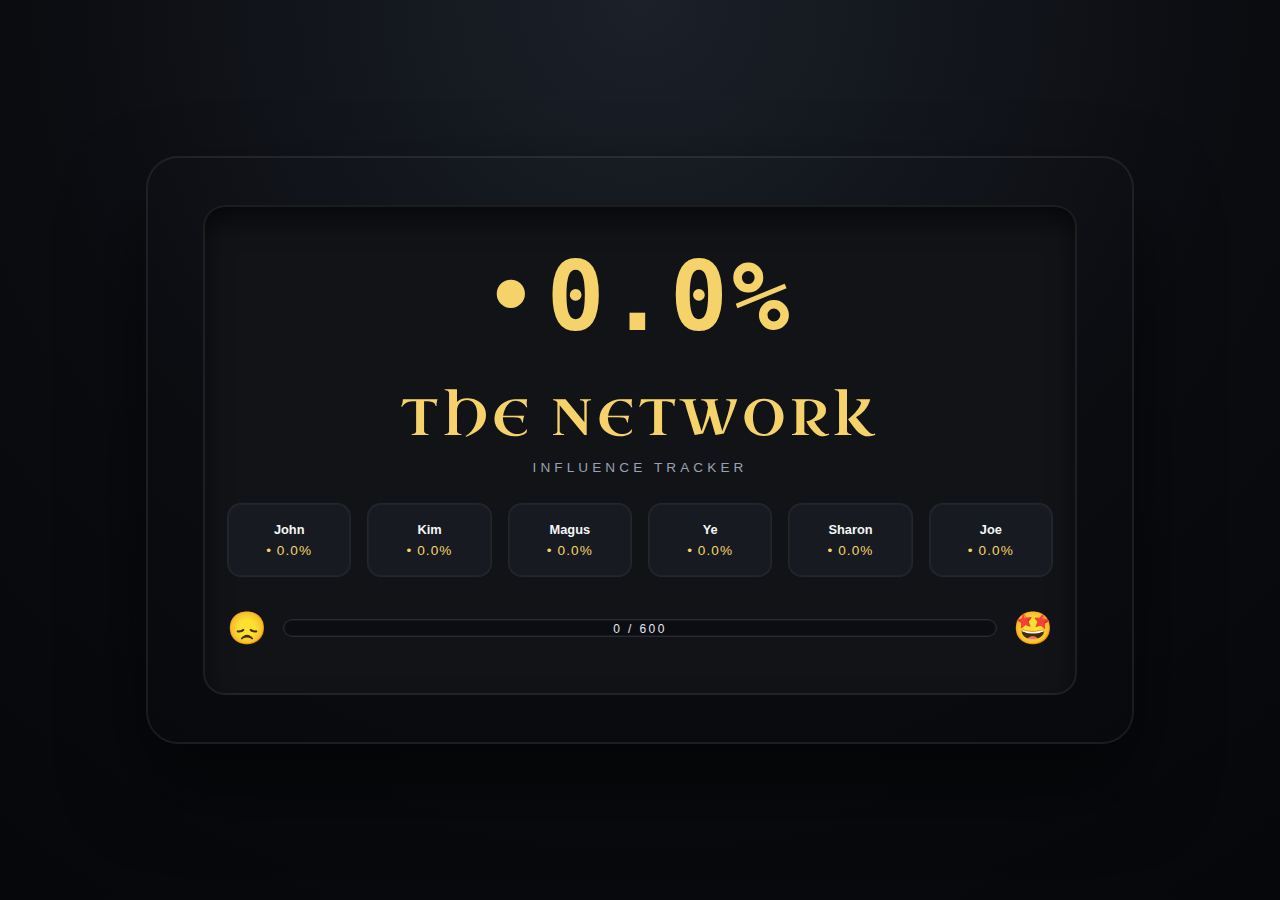
<file: index.html>
<!DOCTYPE html>
<html lang="en">
  <head>
    <meta charset="UTF-8" />
    <meta name="viewport" content="width=device-width, initial-scale=1" />
    <title>Adventurers Stock Ticker</title>
    <link
      rel="stylesheet"
      href="https://fonts.googleapis.com/css2?family=Uncial+Antiqua&display=swap"
    />
    <link rel="stylesheet" href="assets/styles.css" />
  </head>
  <body>
    <main>
      <section class="counter-shell">
        <div class="counter-window">
          <div class="main-number" id="mainNumber"></div>
          <div class="ticker-header">
            <div class="logotype">The Network</div>
            <div class="tagline">Influence Tracker</div>
          </div>
          <div class="ticker-row" id="tickerRow"></div>
          <div class="influence-meter" aria-label="Influence meter">
            <span class="meter-face" aria-hidden="true">😞</span>
            <div class="meter-track">
              <div class="meter-fill" id="meterFill"></div>
              <div class="meter-value" id="meterValue">0 / 600</div>
            </div>
            <span class="meter-face" aria-hidden="true">🤩</span>
          </div>
        </div>
      </section>
    </main>
    <script src="assets/display.js"></script>
  </body>
</html>
</file>
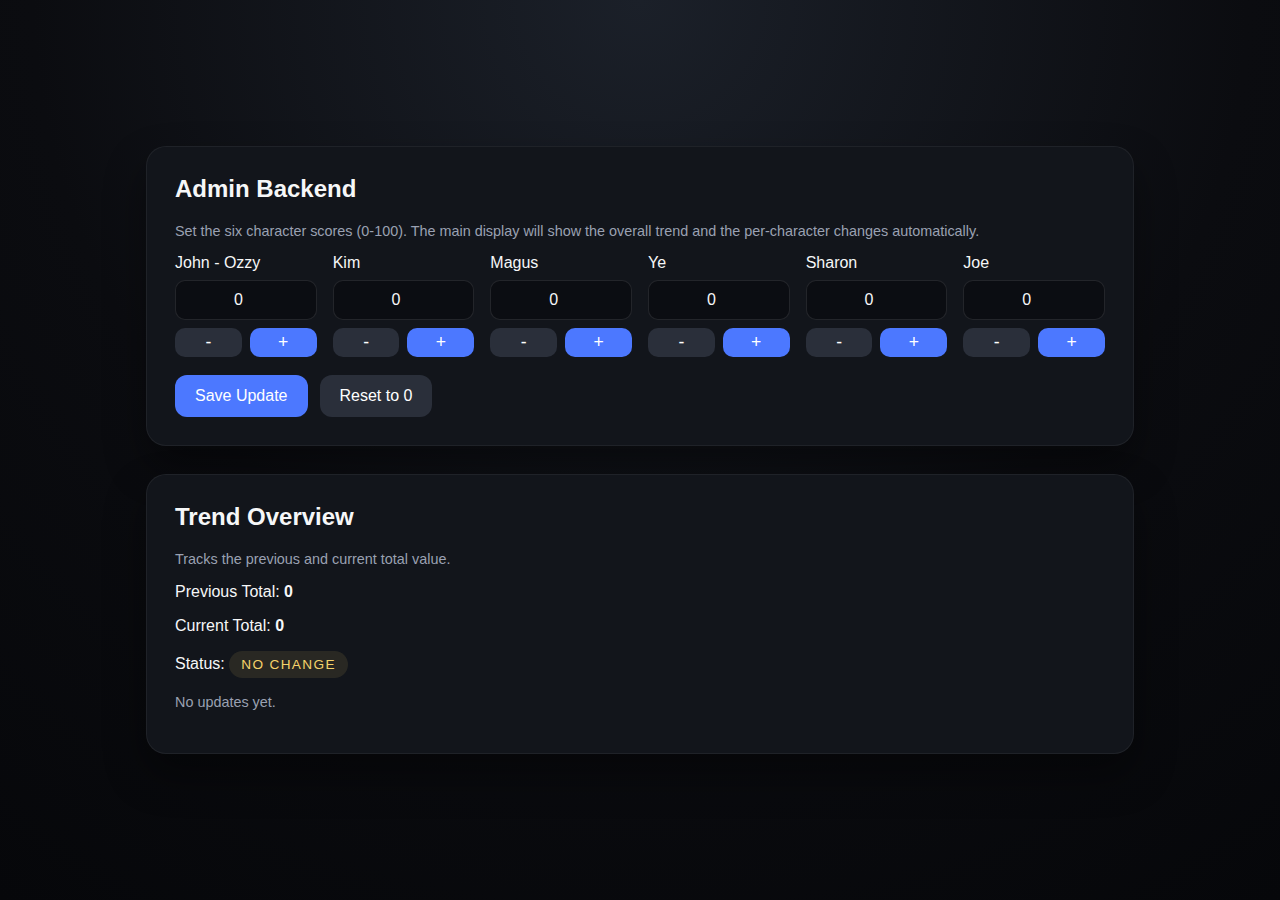
<file: admin.html>
<!DOCTYPE html>
<html lang="en">
  <head>
    <meta charset="UTF-8" />
    <meta name="viewport" content="width=device-width, initial-scale=1" />
    <title>RPG Tally Counter Admin</title>
    <link rel="stylesheet" href="assets/styles.css" />
  </head>
  <body>
    <main class="admin-layout">
      <section class="admin-panel">
        <h2>Admin Backend</h2>
        <p class="helper-text">
          Set the six character scores (0-100). The main display will show the overall trend and
          the per-character changes automatically.
        </p>
        <div class="admin-grid" id="digitInputs"></div>
        <div class="button-row">
          <button id="saveButton">Save Update</button>
          <button class="secondary" id="resetButton">Reset to 0</button>
        </div>
      </section>
      <section class="admin-panel">
        <h2>Trend Overview</h2>
        <p class="helper-text">Tracks the previous and current total value.</p>
        <div>
          <p>Previous Total: <strong id="previousTotal">0</strong></p>
          <p>Current Total: <strong id="currentTotal">0</strong></p>
          <p>
            Status:
            <span class="status-badge status-flat" id="trendStatus">No Change</span>
          </p>
          <p class="helper-text" id="updatedAt">No updates yet.</p>
        </div>
      </section>
    </main>
    <script src="assets/admin.js"></script>
  </body>
</html>
</file>
<file: assets/styles.css>
:root {
  color-scheme: dark;
  font-family: "SF Pro Display", "Helvetica Neue", "Segoe UI", sans-serif;
  background: #0b0c10;
  color: #f6f7f8;
}

* {
  box-sizing: border-box;
}

body {
  margin: 0;
  min-height: 100vh;
  background: radial-gradient(circle at top, #1b2029 0%, #0b0c10 55%, #06070a 100%);
  display: flex;
  align-items: center;
  justify-content: center;
}

main {
  width: min(100%, 1100px);
  padding: 48px 56px;
}

.counter-shell {
  border-radius: 32px;
  padding: 48px 56px;
  box-shadow: 0 40px 80px rgba(0, 0, 0, 0.6), inset 0 0 0 1px rgba(255, 255, 255, 0.08);
  border: 1px solid rgba(255, 255, 255, 0.08);
}

.counter-window {
  background: #111317;
  border-radius: 22px;
  padding: 36px 24px 48px;
  box-shadow: inset 0 0 0 2px rgba(255, 255, 255, 0.08), inset 0 14px 28px rgba(0, 0, 0, 0.6);
}

.counter-title {
  text-transform: uppercase;
  letter-spacing: 0.35em;
  font-size: 0.85rem;
  color: #8b93a7;
  margin: 0 0 24px;
}

.main-number {
  display: flex;
  justify-content: center;
  gap: 12px;
  align-items: center;
  font-family: "SF Pro Rounded", "Avenir Next", "Roboto Mono", monospace;
  font-size: clamp(2.8rem, 8vw, 6rem);
  font-weight: 700;
  margin-bottom: 32px;
}

.ticker-header {
  text-align: center;
  margin-bottom: 28px;
}

.logotype {
  font-family: "Uncial Antiqua", "Cinzel Decorative", serif;
  font-size: clamp(2rem, 5vw, 3.2rem);
  letter-spacing: 0.08em;
  text-transform: uppercase;
  color: #f5d36a;
}

.tagline {
  margin-top: 8px;
  text-transform: uppercase;
  letter-spacing: 0.3em;
  font-size: 0.85rem;
  color: #9aa1b2;
}

.main-symbol {
  font-size: clamp(2.4rem, 7vw, 5rem);
}

.main-value {
  letter-spacing: 0.04em;
}

.main-up {
  color: #5af59b;
}

.main-down {
  color: #ff7a7a;
}

.main-flat {
  color: #f5d36a;
}

.ticker-row {
  display: grid;
  grid-template-columns: repeat(6, minmax(0, 1fr));
  gap: 16px;
  text-align: center;
}

.influence-meter {
  margin-top: 32px;
  display: flex;
  align-items: center;
  gap: 16px;
}

.meter-face {
  font-size: 2rem;
}

.meter-track {
  position: relative;
  flex: 1;
  height: 18px;
  background: #0b0d12;
  border-radius: 999px;
  border: 1px solid rgba(255, 255, 255, 0.12);
  overflow: hidden;
  box-shadow: inset 0 0 0 1px rgba(255, 255, 255, 0.05);
}

.meter-fill {
  position: absolute;
  inset: 0;
  width: 0%;
  background: linear-gradient(90deg, rgba(255, 122, 122, 0.9), rgba(245, 211, 106, 0.95), rgba(90, 245, 155, 0.95));
  transition: width 0.4s ease;
}

.meter-value {
  position: relative;
  z-index: 1;
  text-align: center;
  font-size: 0.75rem;
  letter-spacing: 0.2em;
  text-transform: uppercase;
  color: #e6e9f0;
  padding-top: 2px;
}

.ticker-card {
  background: #171a21;
  border-radius: 14px;
  padding: 18px 12px;
  border: 1px solid rgba(255, 255, 255, 0.06);
  box-shadow: inset 0 0 0 1px rgba(255, 255, 255, 0.04);
}

.ticker-char {
  font-size: clamp(0.55rem, 1.8vw, 0.8rem);
  font-weight: 600;
  line-height: 1.2;
  display: -webkit-box;
  -webkit-line-clamp: 2;
  -webkit-box-orient: vertical;
  overflow: hidden;
}

.ticker-change {
  margin-top: 6px;
  font-size: 0.85rem;
  letter-spacing: 0.08em;
  text-transform: uppercase;
}

.ticker-up {
  color: #5af59b;
}

.ticker-down {
  color: #ff7a7a;
}

.ticker-flat {
  color: #f5d36a;
}

.admin-layout {
  display: grid;
  gap: 28px;
}

.admin-panel {
  background: #12151b;
  border-radius: 20px;
  padding: 28px;
  border: 1px solid rgba(255, 255, 255, 0.06);
  box-shadow: 0 20px 40px rgba(0, 0, 0, 0.4);
}

.admin-panel h2 {
  margin-top: 0;
}

.admin-grid {
  display: grid;
  grid-template-columns: repeat(6, minmax(0, 1fr));
  gap: 16px;
}

.field {
  display: flex;
  flex-direction: column;
  gap: 8px;
}

.field-actions {
  display: grid;
  grid-template-columns: repeat(2, minmax(0, 1fr));
  gap: 8px;
}

.field-roll {
  padding: 6px 0;
  border-radius: 10px;
  font-size: 1.1rem;
  line-height: 1;
}

.field-roll-down {
  background: #2a2f3a;
}

.field-roll-up {
  background: #4c78ff;
}

.field input {
  padding: 10px 12px;
  border-radius: 10px;
  border: 1px solid rgba(255, 255, 255, 0.1);
  background: #0b0d12;
  color: #f6f7f8;
  font-size: 1rem;
  text-align: center;
}

.button-row {
  display: flex;
  flex-wrap: wrap;
  gap: 12px;
  margin-top: 18px;
}

button {
  background: #4c78ff;
  border: none;
  color: #fff;
  padding: 12px 20px;
  border-radius: 12px;
  font-size: 1rem;
  cursor: pointer;
}

button.secondary {
  background: #2a2f3a;
}

.status-badge {
  display: inline-flex;
  align-items: center;
  gap: 8px;
  padding: 6px 12px;
  border-radius: 999px;
  font-size: 0.85rem;
  text-transform: uppercase;
  letter-spacing: 0.1em;
}

.status-up {
  background: rgba(90, 245, 155, 0.1);
  color: #5af59b;
}

.status-down {
  background: rgba(255, 122, 122, 0.1);
  color: #ff7a7a;
}

.status-flat {
  background: rgba(245, 211, 106, 0.1);
  color: #f5d36a;
}

.helper-text {
  color: #9aa1b2;
  font-size: 0.9rem;
}

@media (max-width: 900px) {
  main {
    padding: 32px;
  }

  .counter-shell {
    padding: 32px;
  }

  .ticker-row,
  .admin-grid {
    grid-template-columns: repeat(3, minmax(0, 1fr));
  }

  .influence-meter {
    flex-direction: column;
    gap: 12px;
  }

  .meter-track {
    width: 100%;
  }
}
</file>
